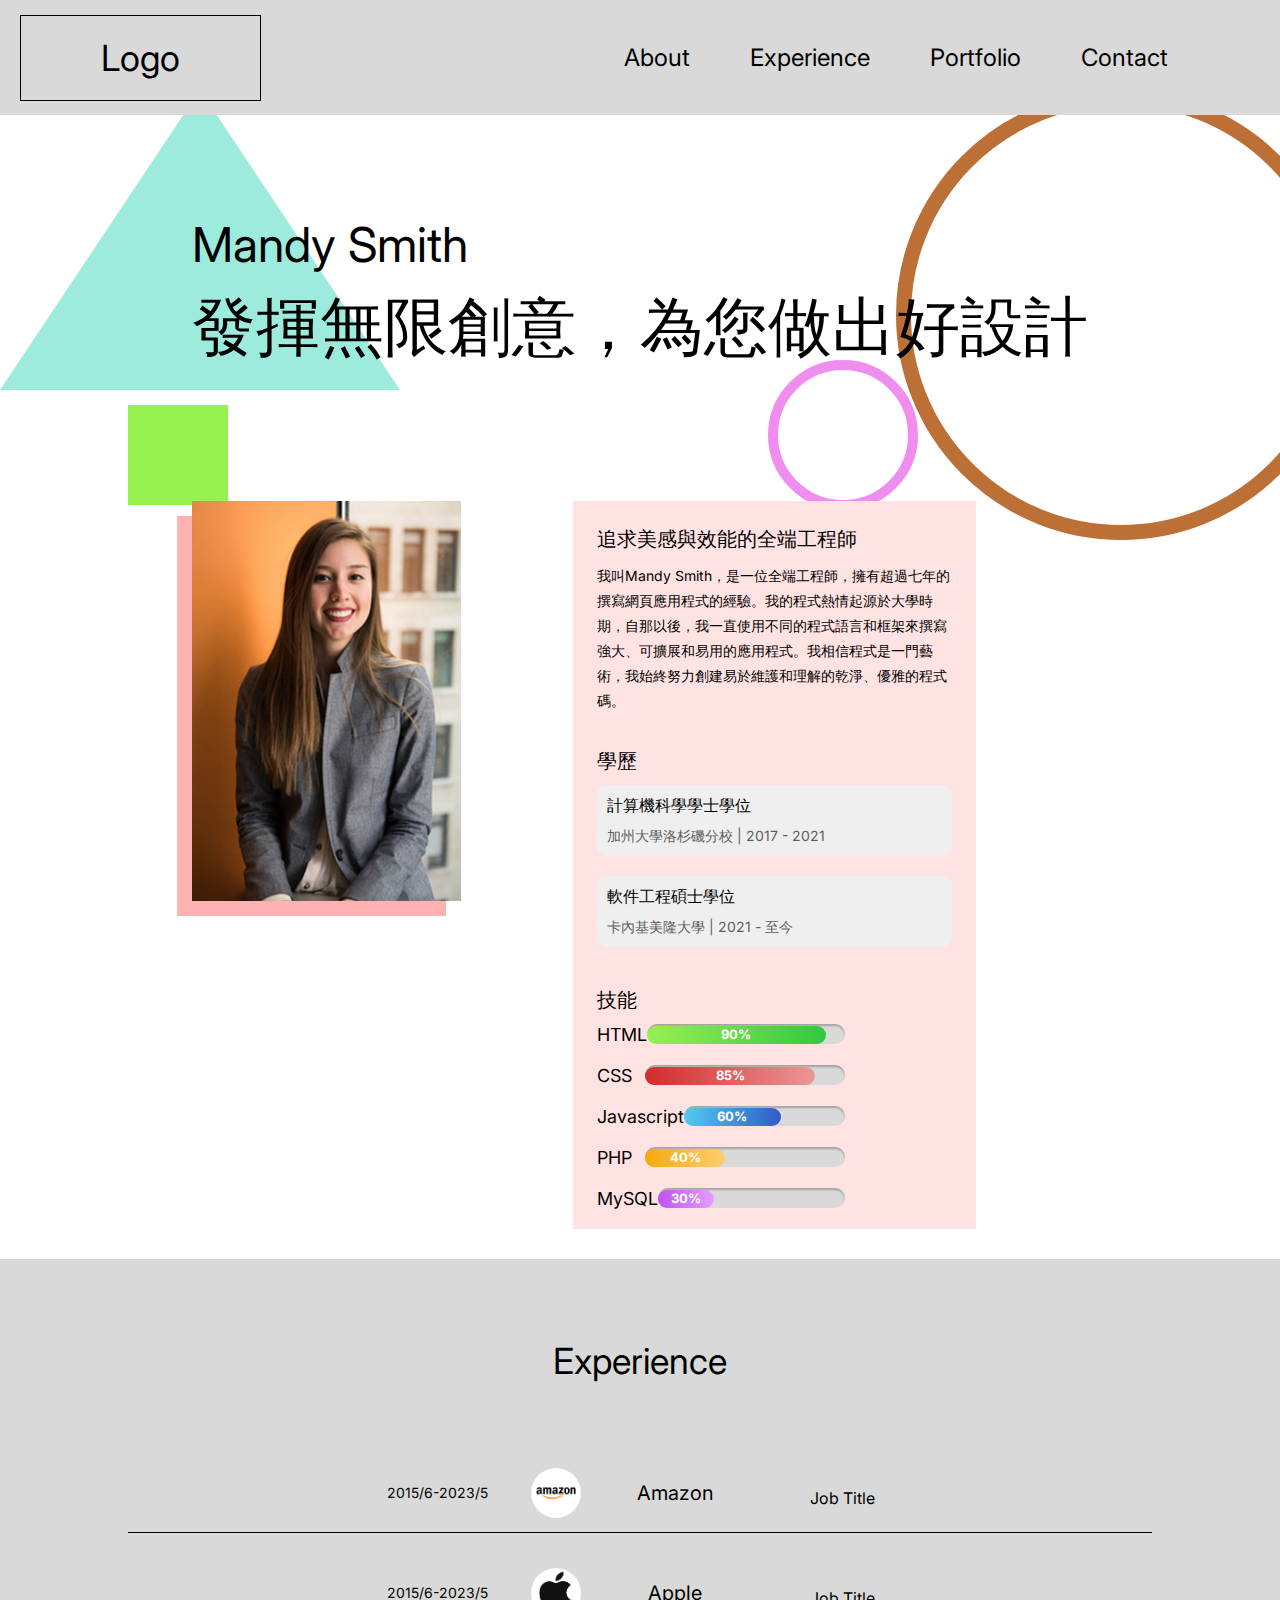
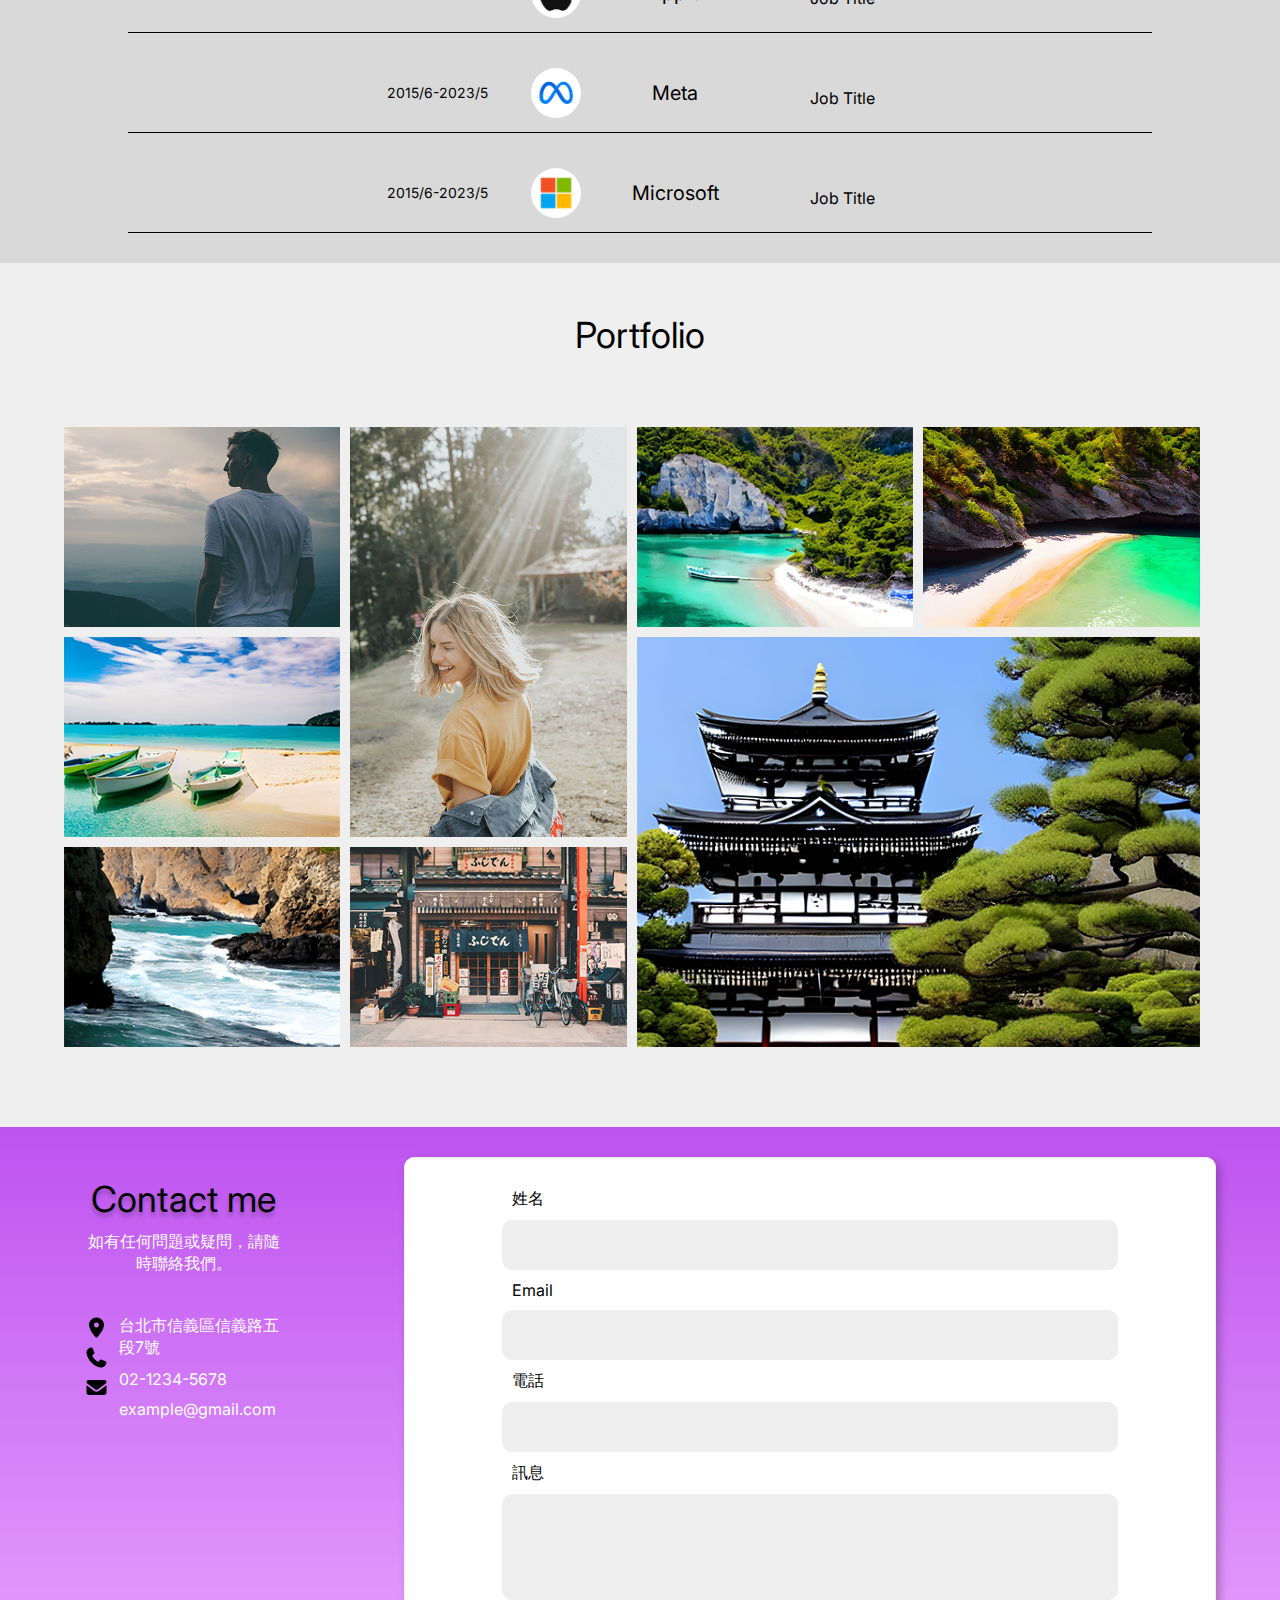
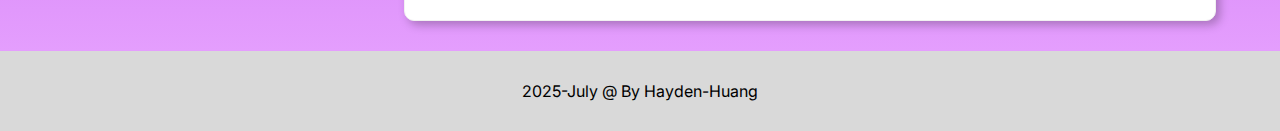
<file: index.html>
<!DOCTYPE html>
<html lang="en">

<head>
    <meta charset="UTF-8">
    <meta name="viewport" content="width=device-width, initial-scale=1.0">
    <link rel="stylesheet" href="">
    <title>Document</title>
    <link rel="stylesheet" href="https://cdnjs.cloudflare.com/ajax/libs/font-awesome/6.7.2/css/all.min.css">
    <link rel="stylesheet" href="css/style.css">

</head>

<body>
    <header>
        <div class="logo"><a href="">Logo</a></div>
        <div class="bar"><i class="fa-solid fa-bars"></i></div>
        <nav class="navbar">
            <ul class="menu-list">
                <li><a href="">About</a></li>
                <li><a href="">Experience</a></li>
                <li><a href="">Portfolio</a></li>
                <li><a href="">Contact</a></li>
            </ul>
        </nav>
    </header>
    <section class="section1">
        <div class="container1">
            <p class="celebrity">Mandy Smith</p>
            <h1 class="h1-1">發揮無限創意，為您做出好設計</h1>
            <div class="circle1"></div>
            <div class="circle2"></div>
            <div class="square"></div>
            <div class="triangle"></div>
        </div>
    </section>
    <section class="section2">
        <div class="container2">
            <div class="photo1"></div>
            <div class="about">
                <div class="text1">
                    <p class="p1">追求美感與效能的全端工程師</p>
                    <p class="p2">我叫Mandy
                        Smith，是一位全端工程師，擁有超過七年的撰寫網頁應用程式的經驗。我的程式熱情起源於大學時期，自那以後，我一直使用不同的程式語言和框架來撰寫強大、可擴展和易用的應用程式。我相信程式是一門藝術，我始終努力創建易於維護和理解的乾淨、優雅的程式碼。
                    </p>
                </div>
                <div class="school">
                    <h2>學歷</h2>
                    <div class="degree">
                        <div class="p3">計算機科學學士學位</div>
                        <div class="p4">加州大學洛杉磯分校 | 2017 - 2021</div>
                    </div>
                    <div class="degree">
                        <div class="p3">軟件工程碩士學位</div>
                        <div class="p4">卡內基美隆大學 | 2021 - 至今</div>
                    </div>
                </div>
                <div class="skill">
                    <h2>技能</h2>
                    <ul class="skill-list">
                        <li>
                            <span class="skill-name">HTML</span>
                            <span class="skill-bar">
                                <span class="skill-percent skill-html">90%</span>
                            </span>
                        </li>
                        <li><span class="skill-name">CSS</span>
                            <span class="skill-bar">
                                <span class="skill-percent skill-css">85%</span>
                            </span>
                        </li>
                        <li>
                            <span class="skill-name">Javascript</span>
                            <span class="skill-bar">
                                <span class="skill-percent skill-js">60%</span>
                            </span>
                        </li>
                        <li><span class="skill-name">PHP</span>
                            <span class="skill-bar">
                                <span class="skill-percent skill-php">40%</span>
                            </span>
                        </li>
                        <li><span class="skill-name">MySQL</span>
                            <span class="skill-bar">
                                <span class="skill-percent skill-mysql">30%</span>
                            </span>
                        </li>
                    </ul>
                </div>
            </div>
        </div>
    </section>
    <section class="section3">
        <div class="container3">
            <h2 class="Exp">Experience</h2>
            <ul class="Exp-list">
                <li>
                    <div class="work-period">2015/6-2023/5</div>
                    <div class="company-logo1"></div>
                    <div class="company-name">Amazon</div>
                    <div class="job-title">Job Title</div>
                </li>
                <li>
                    <div class="work-period">2015/6-2023/5</div>
                    <div class="company-logo2"></div>
                    <div class="company-name">Apple</div>
                    <div class="job-title">Job Title</div>
                </li>
                <li>
                    <div class="work-period">2015/6-2023/5</div>
                    <div class="company-logo3"></div>
                    <div class="company-name">Meta</div>
                    <div class="job-title">Job Title</div>
                </li>
                <li>
                    <div class="work-period">2015/6-2023/5</div>
                    <div class="company-logo4"></div>
                    <div class="company-name">Microsoft</div>
                    <div class="job-title">Job Title</div>
                </li>
            </ul>
        </div>
    </section>
    <section class="section4">
        <div class="container4">
            <h2 class="por">Portfolio</h2>
            <div class="grid-container">
                <div class="grid-item1"></div>
                <div class="grid-item2 merged-1"></div>
                <div class="grid-item3"></div>
                <div class="grid-item4"></div>
                <div class="grid-item5"></div>
                <div class="grid-item6 merged-2"></div>
                <div class="grid-item7"></div>
                <div class="grid-item8"></div>
            </div>
        </div>
    </section>
    <section class="section5">
        <div class="container5">
            <div class="word">
                <div class="text2">
                    <h3 class="contect-me">Contact me</h3>
                    <p class="p5">如有任何問題或疑問，請隨時聯絡我們。</p>
                </div>
                <div class="contect-list">
                    <div class="contect-icon">
                        <div class="contect-icon1"></div>
                        <div class="contect-icon2"></div>
                        <div class="contect-icon3"></div>
                    </div>
                    <div class="contect-text">
                        <p class="p6"><a href="">台北市信義區信義路五段7號</a></p>
                        <p class="p6"><a href="">02-1234-5678</a></p>
                        <p class="p6"><a href="">example@gmail.com</a></p>
                    </div>
                </div>
            </div>
            <form action="">
                <label for="name">姓名</label>
                <input type="text" id="name" name="name">
                <label for="email">Email</label>
                <input type="text" id="email" name="email">
                <label for="phone">電話</label>
                <input type="text" id="phone" name="phone">
                <label for="textarea">訊息</label>
                <textarea cols="40" rows="6" id="textarea" name="textarea"></textarea>
            </form>
        </div>
    </section>
    <footer>
        <p>2025-July @ By Hayden-Huang</p>
    </footer>
</body>

</html>
</file>
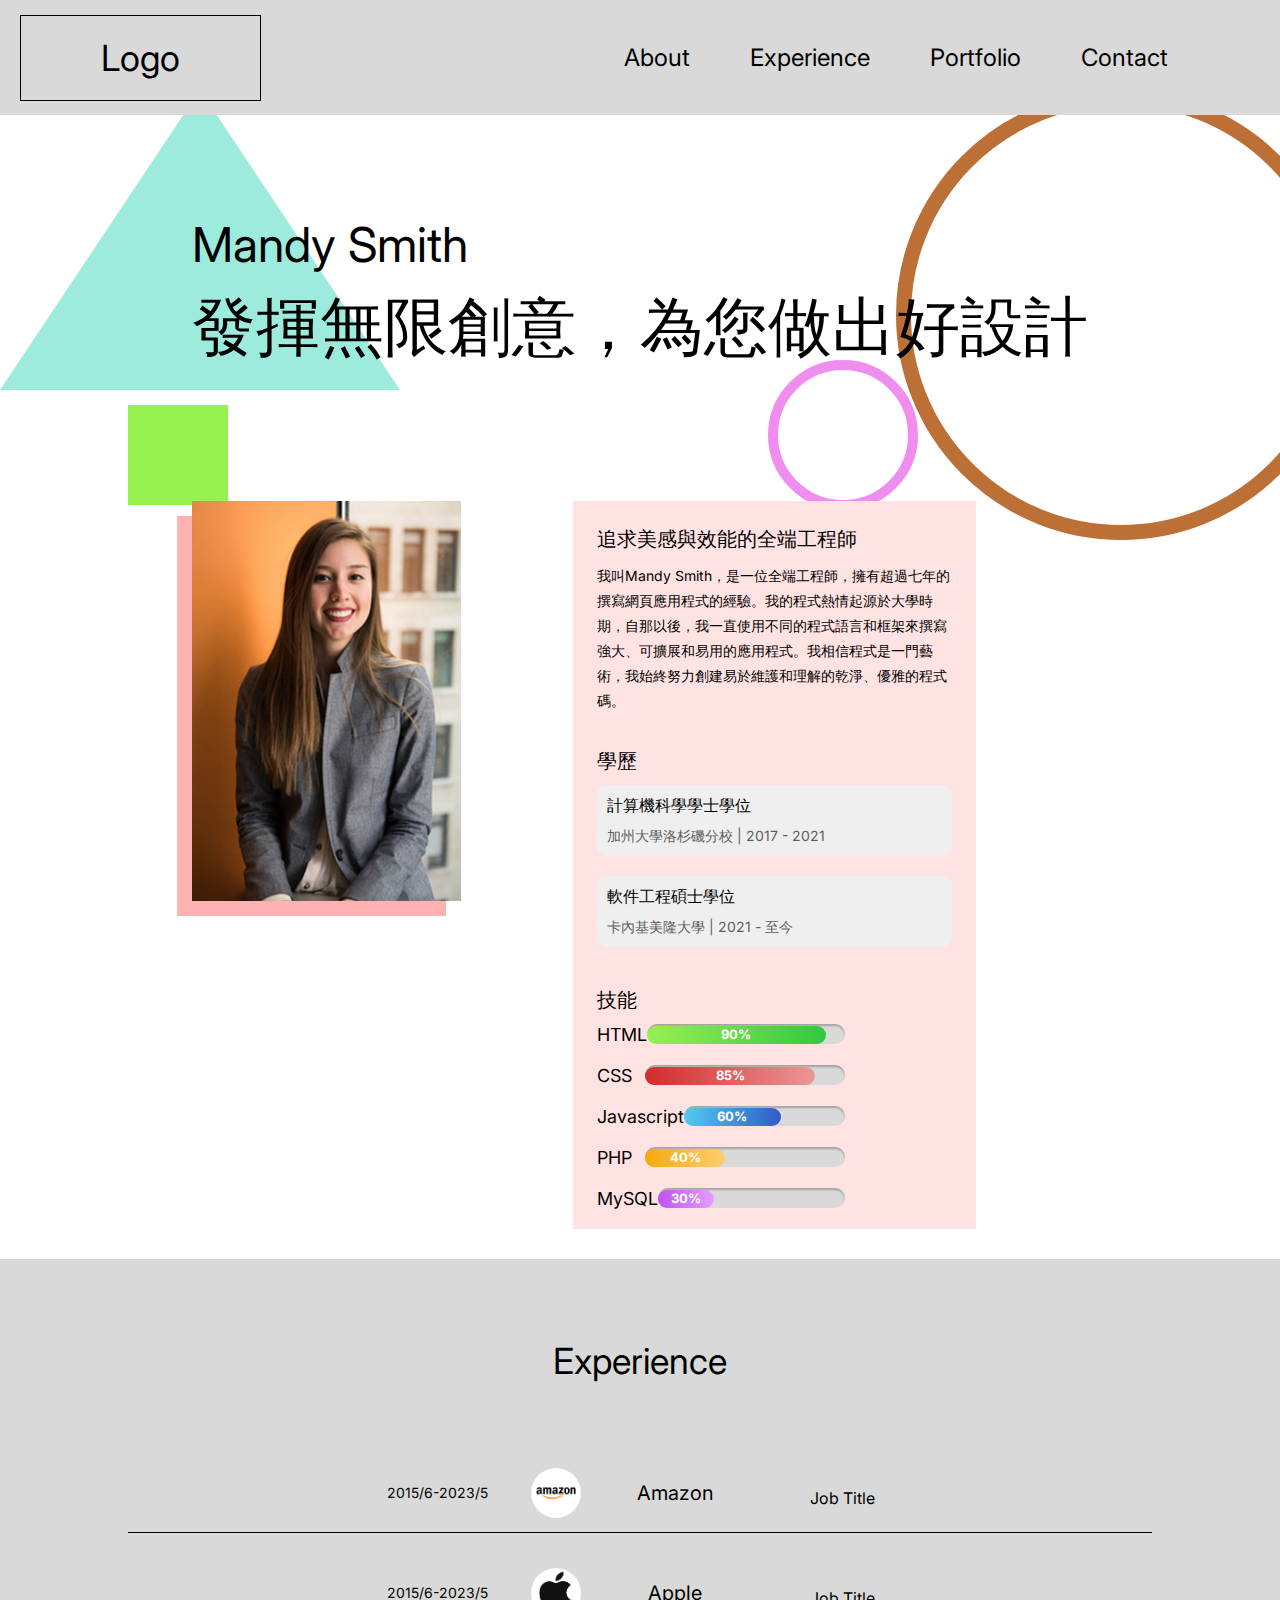
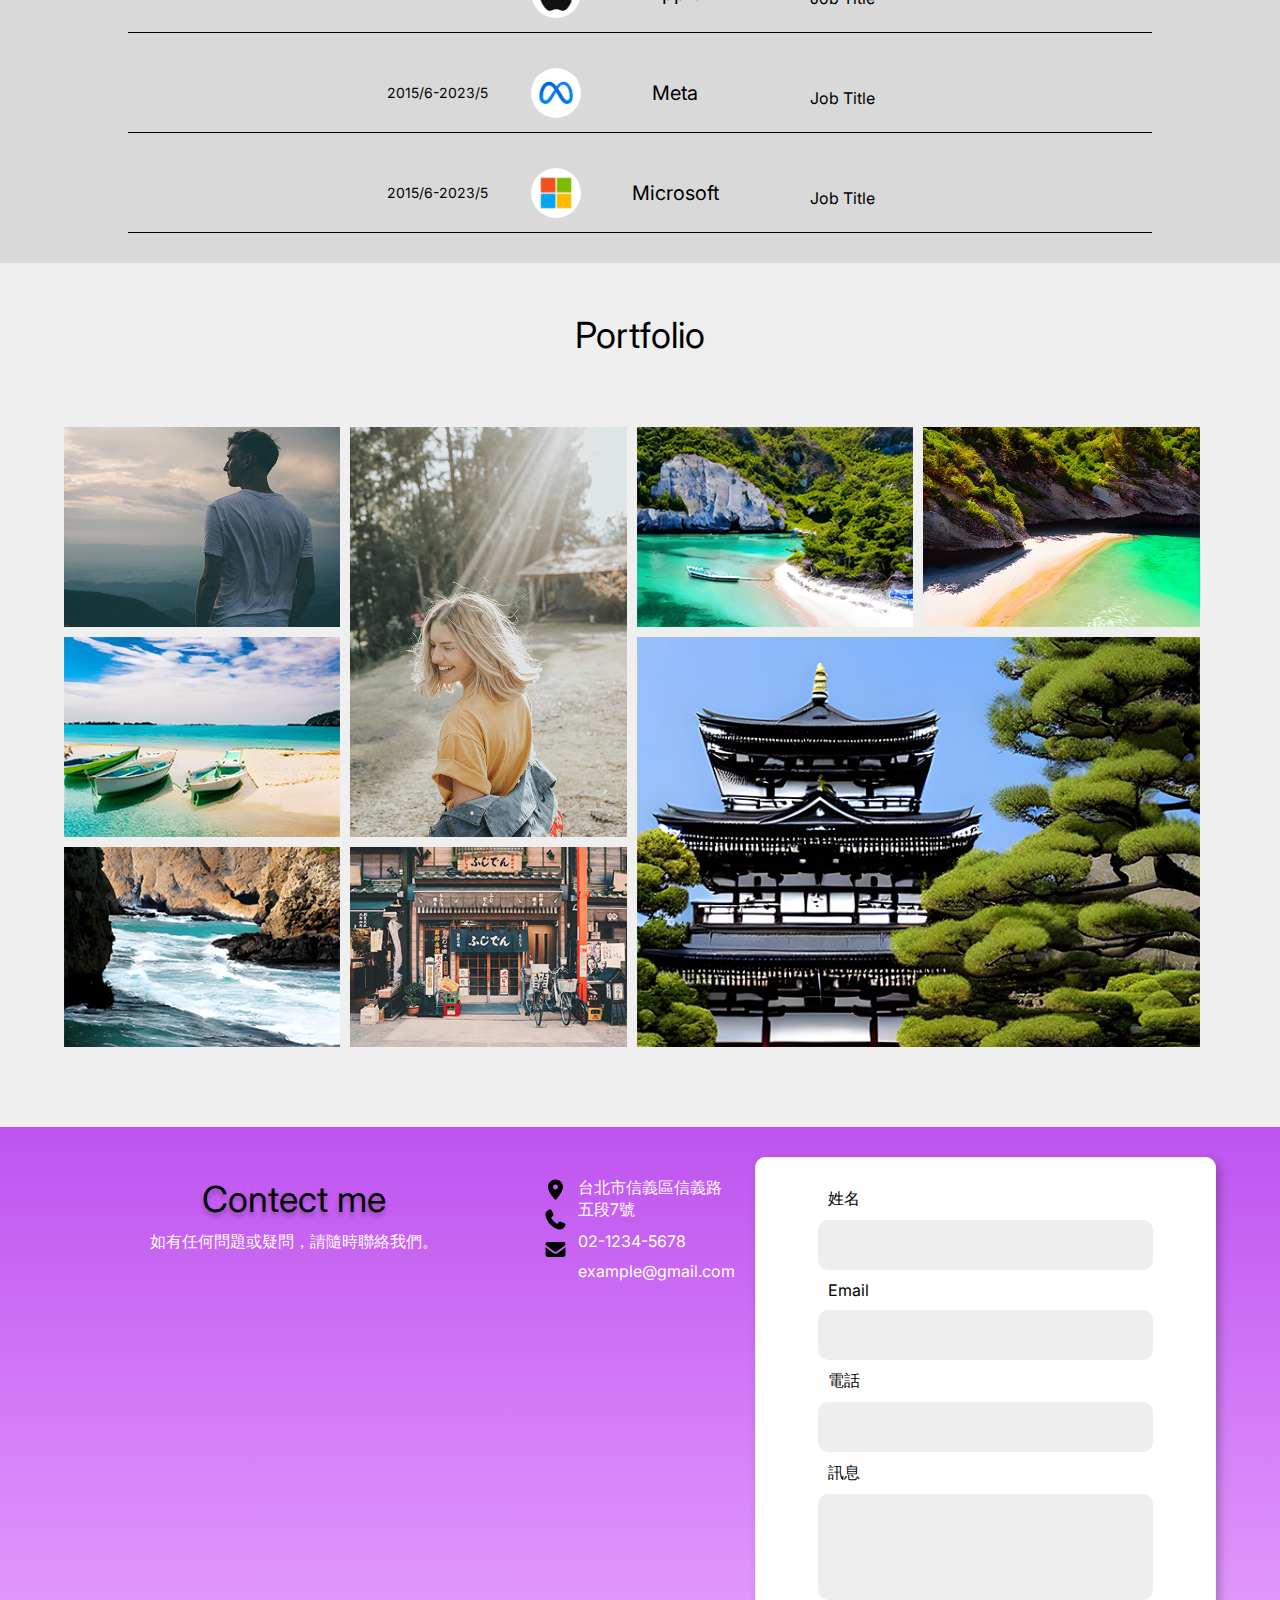
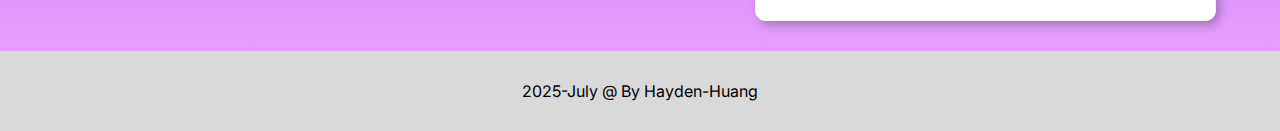
<file: resume.html>
<!DOCTYPE html>
<html lang="en">

<head>
    <meta charset="UTF-8">
    <meta name="viewport" content="width=device-width, initial-scale=1.0">
    <link rel="stylesheet" href="">
    <title>Document</title>
    <link rel="stylesheet" href="https://cdnjs.cloudflare.com/ajax/libs/font-awesome/6.7.2/css/all.min.css">
    <link rel="stylesheet" href="css/style.css">

</head>

<body>
    <header>
        <div class="logo">Logo</div>
        <div class="bar"><i class="fa-solid fa-bars"></i></div>
        <nav class="navbar">
            <ul class="menu-list">
                <li>About</li>
                <li>Experience</li>
                <li>Portfolio</li>
                <li>Contact</li>
            </ul>
        </nav>
    </header>
    <section class="section1">
        <div class="container1">
            <p class="celebrity">Mandy Smith</p>
            <h1 class="h1-1">發揮無限創意，為您做出好設計</h1>
            <div class="circle1"></div>
            <div class="circle2"></div>
            <div class="square"></div>
            <div class="triangle"></div>
        </div>
    </section>
    <section class="section2">
        <div class="container2">
            <div class="photo1"></div>
            <div class="about">
                <div class="text1">
                    <p class="p1">追求美感與效能的全端工程師</p>
                    <p class="p2">我叫Mandy
                        Smith，是一位全端工程師，擁有超過七年的撰寫網頁應用程式的經驗。我的程式熱情起源於大學時期，自那以後，我一直使用不同的程式語言和框架來撰寫強大、可擴展和易用的應用程式。我相信程式是一門藝術，我始終努力創建易於維護和理解的乾淨、優雅的程式碼。
                    </p>
                </div>
                <div class="school">
                    <h2>學歷</h2>
                    <div class="degree">
                        <div class="p3">計算機科學學士學位</div>
                        <div class="p4">加州大學洛杉磯分校 | 2017 - 2021</div>
                    </div>
                    <div class="degree">
                        <div class="p3">軟件工程碩士學位</div>
                        <div class="p4">卡內基美隆大學 | 2021 - 至今</div>
                    </div>
                </div>
                <div class="skill">
                    <h2>技能</h2>
                    <ul class="skill-list">
                        <li>
                            <span class="skill-name">HTML</span>
                            <span class="skill-bar">
                                <span class="skill-percent skill-html">90%</span>
                            </span>
                        </li>
                        <li><span class="skill-name">CSS</span>
                            <span class="skill-bar">
                                <span class="skill-percent skill-css">85%</span>
                            </span>
                        </li>
                        <li>
                            <span class="skill-name">Javascript</span>
                            <span class="skill-bar">
                                <span class="skill-percent skill-js">60%</span>
                            </span>
                        </li>
                        <li><span class="skill-name">PHP</span>
                            <span class="skill-bar">
                                <span class="skill-percent skill-php">40%</span>
                            </span>
                        </li>
                        <li><span class="skill-name">MySQL</span>
                            <span class="skill-bar">
                                <span class="skill-percent skill-mysql">30%</span>
                            </span>
                        </li>
                    </ul>
                </div>
            </div>
        </div>
    </section>
    <section class="section3">
        <div class="container3">
            <h2 class="Exp">Experience</h2>
            <ul class="Exp-list">
                <li>
                    <div class="work-period">2015/6-2023/5</div>
                    <div class="company-logo1"></div>
                    <div class="company-name">Amazon</div>
                    <div class="job-title">Job Title</div>
                </li>
                <li>
                    <div class="work-period">2015/6-2023/5</div>
                    <div class="company-logo2"></div>
                    <div class="company-name">Apple</div>
                    <div class="job-title">Job Title</div>
                </li>
                <li>
                    <div class="work-period">2015/6-2023/5</div>
                    <div class="company-logo3"></div>
                    <div class="company-name">Meta</div>
                    <div class="job-title">Job Title</div>
                </li>
                <li>
                    <div class="work-period">2015/6-2023/5</div>
                    <div class="company-logo4"></div>
                    <div class="company-name">Microsoft</div>
                    <div class="job-title">Job Title</div>
                </li>
            </ul>
        </div>
    </section>
    <section class="section4">
        <div class="container4">
            <h2 class="por">Portfolio</h2>
            <div class="grid-container">
                <div class="grid-item1"></div>
                <div class="grid-item2 merged-1"></div>
                <div class="grid-item3"></div>
                <div class="grid-item4"></div>
                <div class="grid-item5"></div>
                <div class="grid-item6 merged-2"></div>
                <div class="grid-item7"></div>
                <div class="grid-item8"></div>
            </div>
        </div>
    </section>
    <section class="section5">
        <div class="container5">
            <div class="text2">
                <h3 class="contect-me">Contect me</h3>
                <p class="p5">如有任何問題或疑問，請隨時聯絡我們。</p>
            </div>
            <div class="contect-list">
                <div class="contect-icon">
                    <div class="contect-icon1"></div>
                    <div class="contect-icon2"></div>
                    <div class="contect-icon3"></div>
                </div>
                <div class="contect-text">
                    <p class="p6">台北市信義區信義路五段7號</p>
                    <p class="p6">02-1234-5678</p>
                    <p class="p6">example@gmail.com</p>
                </div>
            </div>
            <form action="">
                <label for="name">姓名</label>
                <input type="text" id="name" name="name">
                <label for="email">Email</label>
                <input type="text" id="email" name="email">
                <label for="phone">電話</label>
                <input type="text" id="phone" name="phone">
                <label for="textarea">訊息</label>
                <textarea cols="40" rows="6" id="textarea" name="textarea"></textarea>
            </form>
        </div>
    </section>
    <footer>
        <p>2025-July @ By Hayden-Huang</p>
    </footer>
</body>

</html>
</file>
<file: css/style.css>
/* 全域 */
@import url('https://fonts.googleapis.com/css2?family=Inter:ital,opsz,wght@0,14..32,100..900;1,14..32,100..900&display=swap');

* {
    margin: 0;
    padding: 0;
    box-sizing: border-box;
}

:root {
    --main-font-family: "Inter", sans-serif;
    --main-color: #D9D9D9;
    --secondary-color: #EFEFEF;
}

a {
    color: inherit;
    text-decoration: none;
}

body {
    font-family: var(--main-font-family);
}

header {
    background-color: var(--main-color);
    display: flex;
    justify-content: space-between;
    align-items: center;
    flex-wrap: wrap;
    padding: 15px;

}

.logo {
    border: 1px solid black;
    text-align: center;
    padding: 15px 40px;
    font-size: 36px;

}

.bar {
    font-size: 40px;
}

.navbar {
    width: 100%;
}

.menu-list {
    list-style: none;
}

.menu-list li {
    text-align: center;
    padding: 10px;
    font-size: 20px;
}

/* ============
Title1&Celebrity 
==============*/
.container1,
.container2,
.container3 {
    width: 80%;
    margin: auto;
    padding: 1.875rem 0;
}

.celebrity {
    font-size: .875rem;
    margin-bottom: .625rem;
}

.h1-1 {
    font-size: 1.25rem;
    font-weight: normal;
}

/* ============
   Animation
==============*/
.circle1 {
    border-radius: 100%;
    border: 15px solid #bc7036;
    width: 450px;
    height: 450px;
    position: absolute;
    top: 10%;
    left: 70%;
    z-index: -1;
    animation: circle1 10s infinite;
}

@keyframes circle1 {
    0% {
        transform: translate(0, 0);
        border-color: #bc7036;
    }

    40% {
        transform: translate(0, 50px);
        border-color: #f6b07b;
    }

    70% {
        transform: translate(-30px, 0);
        border-color: #f9a666;
    }

    100% {
        transform: translate(0, 0);
        border-color: #bc7036;
    }
}

.circle2 {
    border-radius: 100%;
    border: 10px solid #f08ef0;
    width: 150px;
    height: 150px;
    position: absolute;
    top: 40%;
    left: 60%;
    z-index: -1;
    animation: circle2 10s infinite;
}

@keyframes circle2 {
    0% {
        transform: translate(0, 0);
        border-color: #f08ef0;
    }

    40% {
        transform: translate(40px, -30px);
        border-color: #f5a0f5;
    }

    70% {
        transform: translate(-30px, -50px);
        border-color: #f5a0f5;
    }

    100% {
        transform: translate(0, 0);
        border-color: #f08ef0;
    }
}

.square {
    background-color: #98F053;
    width: 100px;
    height: 100px;
    z-index: -1;
    position: absolute;
    top: 45%;
    left: 10%;
    animation: square 10s infinite linear;
}

@keyframes square {
    0% {
        transform: rotate(0deg);
        background-color: pink;
    }

    25% {
        transform: rotate(90deg);
        border-radius: 100%;
        background-color: orange;
    }

    50% {
        transform: rotate(180deg);
        border-radius: 0 100% 100% 0;
        background-color: tomato;
    }

    75% {
        transform: rotate(270deg);
        border-radius: 50% 50% 60% 60% / 60% 60% 40% 40%;
        background-color: gray;
    }

    100% {
        transform: rotate(360deg);
        background-color: pink;
    }
}

/* ============
Photo&About
==============*/
.photo1 {
    background: url(../imgs/designer.jpg) no-repeat;
    background-position: 60% 40%;
    width: 50%;
    height: 25rem;
    margin: auto;
    margin-bottom: 1.25rem;
    overflow: hidden;
    box-shadow: -0.9375rem .9375rem 0 #FFB2B2;
}

.about {
    width: 95%;
    margin: auto;
    padding-bottom: 1.25rem;
}

.text1 {
    width: 100%;
    padding: 1.5625rem 0;
}

.p1 {
    font-size: 1.25rem;
    padding-bottom: .625rem;
}

.p2 {
    font-size: .875rem;
    padding-bottom: .625rem;
    line-height: 1.5625rem;
}

.school {
    width: 100%;
}

h2 {
    font-weight: normal;
    font-size: 1.25rem;
    padding-bottom: .625rem;
}

.school {
    padding-bottom: 1.25rem;
}

.degree {
    background-color: var(--secondary-color);
    padding: .625rem;
    margin-bottom: 1.25rem;
    border-radius: .625rem;
}

.p3 {
    font-size: 1rem;
    padding-bottom: .625rem;
}

.p4 {
    font-size: .875rem;
    color: #615D5D;
}

.skill-list {
    list-style: none;
}

.skill-list li {
    display: flex;
    margin-bottom: 1.25rem;
    justify-content: space-between;
}

.skill-name {
    font-size: 1.125rem;
}

.skill-bar {
    width: 12.5rem;
    display: inline-block;
    height: 1.25rem;
    background-color: var(--main-color);
    box-shadow: 0px .125rem .125rem rgba(0, 0, 0, 0.25) inset;
    border-radius: 3.125rem;
    position: relative;
}

.skill-percent {
    height: 1.125rem;
    border-radius: 3.125rem;
    position: absolute;
    bottom: 0;
    left: 0;
    color: white;
    font-weight: bold;
    text-align: center;
    font-size: .8125rem;
}

.skill-html {
    width: 90%;
    background: linear-gradient(to right, #98F053, #31C840);
    animation: loading1 2s ease-out forwards;
}

@keyframes loading1 {
    0% {
        width: 0%;
    }

    100% {
        width: 90%;
    }
}

.skill-css {
    width: 85%;
    background: linear-gradient(to right, #D32B2B, #EC9696);
    animation: loading2 2s ease-out forwards;
}

@keyframes loading2 {
    0% {
        width: 0%;
    }

    100% {
        width: 85%;
    }
}

.skill-js {
    width: 60%;
    background: linear-gradient(to right, #53CAF0, #315BC8);
    animation: loading3 2s ease-out forwards;
}

@keyframes loading3 {
    0% {
        width: 0%;
    }

    100% {
        width: 60%;
    }
}

.skill-php {
    width: 40%;
    background: linear-gradient(to right, #F8A80D, #FDCD70);
    animation: loading4 2s ease-out forwards;
}

@keyframes loading4 {
    0% {
        width: 0%;
    }

    100% {
        width: 40%;
    }
}

.skill-mysql {
    width: 30%;
    background: linear-gradient(to right, #BE53F0, #E49EFD);
    animation: loading5 2s ease-out forwards;
}

@keyframes loading5 {
    0% {
        width: 0%;
    }

    100% {
        width: 30%;
    }
}

/* ============
   Experience 
==============*/
.section3 {
    background-color: var(--main-color);
}

.Exp {
    font-size: 2.25rem;
    font-weight: normal;
    padding: 3.125rem;
    text-align: center;
}

.Exp-list {
    list-style: none;
}

.Exp-list li {
    border-bottom: 1px solid black;
    /* position: relative; */
    display: flex;
    flex-direction: column;
    flex-wrap: wrap;
    height: 120px;
    gap: .9375rem;
    padding: 20px 1.25rem 0 1.25rem;
    align-items: center;
    text-align: center;
}

.work-period {
    font-size: .875rem;
    width: 45%;

}

.company-name {
    font-size: 1.25rem;
    width: 45%;
}

.job-title {
    font-size: 1rem;
    padding-top: .625rem;
    width: 45%;
}

.company-logo1 {
    background: url(../imgs/amazon.png);
    width: 50px;
    height: 50px;
    background-size: cover;
    border-radius: 100%;
    display: block;
    justify-content: center;
}

.company-logo2 {
    background: url(../imgs/apple.png);
    width: 50px;
    height: 50px;
    background-size: cover;
    border-radius: 100%;
}

.company-logo3 {
    background: url(../imgs/meta.png);
    width: 50px;
    height: 50px;
    background-size: cover;
    border-radius: 100%;
}

.company-logo4 {
    background: url(../imgs/microsoft.png);
    width: 50px;
    height: 50px;
    background-size: cover;
    border-radius: 100%;
}

/* .company-logo img {
    width: auto;
    height: 50%;
    position: absolute;
    right: 20px;
    bottom: 30px;
    border-radius: 100%;
} */

/* ============
   Portfolios
==============*/
.section4 {
    background-color: var(--secondary-color);
}

.por {
    font-size: 2.25rem;
    font-weight: normal;
    padding: 3.125rem;
    text-align: center;
}

.grid-container {
    width: 90%;
    display: grid;
    grid-template-columns: repeat(2, 49%);
    grid-template-rows: repeat(4, 200px);
    gap: 10px;
    padding: 20px 0 80px 0;
    margin: auto;
}

.grid-item1 {
    background: url(../imgs/people1.jpg) no-repeat;
    background-size: cover;
    background-position: center;

}

.grid-item2 {
    background: url(../imgs/people2.jpg) no-repeat;
    background-size: cover;
    background-position: center bottom;
}

.grid-item3 {
    background: url(../imgs/photo1.jpg) no-repeat;
    background-size: cover;
}

.grid-item4 {
    background: url(../imgs/photo3.jpg) no-repeat;
    background-size: cover;
    background-position: right bottom;
}

.grid-item5 {
    background: url(../imgs/photo2.jpg) no-repeat;
    background-size: cover;
}

.grid-item6 {
    background: url(../imgs/japan1.jpg) no-repeat;
    background-size: cover;
    background-position: center;
}

.grid-item7 {
    background: url(../imgs/sea.jpg) no-repeat;
    background-size: cover;
    background-position: center;
}

.grid-item8 {
    background: url(../imgs/japan.jpg) no-repeat;
    background-size: cover;
    background-position: center top;
}

/* ============
   Contect me
==============*/
.section5 {
    background: linear-gradient(to bottom, #BE53F0, #E49EFD);
}

.container5 {
    width: 90%;
    margin: auto;
    padding: 1.875rem 0;
}

.text2 {
    width: 100%;
    text-align: center;
}

.contect-me {
    font-size: 2.25rem;
    font-weight: normal;
    text-shadow: 0 4px 4px rgb(0, 0, 0, 0.25);
    padding-bottom: 10px;
}

.p5 {
    color: white;
}

.contect-list {
    display: flex;
    justify-content: center;
    padding: 20px;
}

.contect-icon1 {
    background: url(../imgs/location-dot-solid-full.svg) no-repeat;
}

.contect-icon2 {
    background: url(../imgs/phone-solid-full.svg) no-repeat;
}

.contect-icon3 {
    background: url(../imgs/envelope-solid-full.svg) no-repeat;
}

.contect-icon1,
.contect-icon2,
.contect-icon3 {
    background-size: cover;
    width: 25px;
    height: 25px;
    margin-right: 10px;
    margin-bottom: 5px;

}

.p6 {
    color: white;
    padding-bottom: 10px;
}

form {
    width: 100%;
    background-color: #FFFFFF;
    border-radius: .625rem;
    border: 1px solid #F1F1F1;
    box-shadow: 4px 4px 10px rgb(0, 0, 0, 0.25);
    padding: 20px;
}

label,
input,
textarea {
    display: block;
    width: 80%;
    margin: auto;
    padding: 10px;
}

input {
    height: 50px;
}

input,
textarea {
    padding: 8px;
    background-color: #EEEEEE;
    border-radius: 10px;
    border: none;
}

textarea {
    resize: none;
}

/* ============
   Footer
==============*/
footer {
    background-color: var(--main-color);
    padding: 1.875rem;
    text-align: center;
}

/**** 電腦 ****/
@media screen and (min-width:1024px) {
    header {
        height: 115px;
        padding: 0;
    }

    .logo {
        padding: 20px 80px;
        margin-left: 20px;
    }

    .logo:hover {
        background-color: #615D5D;
    }

    .bar {
        display: none
    }

    .navbar {
        width: 60%;
        height: 100%;
    }

    .menu-list {
        display: flex;
        flex-direction: row;
        list-style: none;
        justify-content: center;
        align-items: center;
        height: 100%;
    }

    .menu-list li {
        height: 100%;
        font-size: 24px;
        text-align: center;
        display: flex;
        align-items: center;
        padding: 20px 30px;
    }

    .menu-list li:hover {
        background-color: #615D5D;
    }

    /* ============
Title1&Celebrity 
==============*/
    .container1 {
        width: 70%;
        padding: 6.25rem 0;
    }

    .celebrity {
        font-size: 3rem;
    }

    .h1-1 {
        font-size: 4rem;
    }

    .triangle {
        position: absolute;
        top: 10%;
        left: 0;
        width: 0;
        height: 0;
        z-index: -1;
        border-left: 200px solid transparent;
        border-right: 200px solid transparent;
        border-bottom: 300px solid #9DEBDD;
        animation: triangle 15s infinite;
    }

    @keyframes triangle {
        0% {
            transform: translate(0, 0) rotate(0deg);

        }

        50% {
            transform: translate(0, -20px) rotate(180deg);
        }

        100% {
            transform: translate(0, 0) rotate(360deg);
        }
    }

    /* ============
Photo&About
==============*/
    .container2 {
        display: flex;
        justify-content: space-around;
        align-items: flex-start;
        width: 70%;
    }

    .photo1 {
        width: 30%;
        margin: 0;
    }

    .about {
        background-color: #FFE3E3;
        width: 45%;
        padding: 0 1.5rem;

    }

    .skill-list {
        width: 70%;
    }

    /* ============
   Experience 
==============*/
    .Exp-list li {
        flex-wrap: nowrap;
        flex-direction: row;
        height: 100px;
        gap: 20px;
        justify-content: center;
    }

    .work-period,
    .company-name,
    .job-title {
        width: 15%;
    }


    .company-logo img {
        bottom: 5px;
        right: 700px;
        height: 50px;

    }

    /* ============
   Portfolios
==============*/
    .grid-container {
        grid-template-columns: repeat(4, 24%);
        grid-template-rows: repeat(3, 200px);
    }

    .grid-item1,
    .grid-item2,
    .grid-item3,
    .grid-item4,
    .grid-item5,
    .grid-item6,
    .grid-item7,
    .grid-item8 {
        transition: transform 0.5s linear;
    }

    .grid-item6 {
        background-position: center 15%;
    }

    .grid-item1:hover {
        transform: scale(1.05)
    }

    .grid-item2:hover {
        transform: scale(1.05)
    }

    .grid-item3:hover {
        transform: scale(1.05)
    }

    .grid-item4:hover {
        transform: scale(1.05)
    }

    .grid-item5:hover {
        transform: scale(1.05)
    }

    .grid-item6:hover {
        transform: scale(1.05)
    }

    .grid-item7:hover {
        transform: scale(1.05)
    }

    .grid-item8:hover {
        transform: scale(1.05)
    }

    .merged-1 {
        grid-column: 2;
        grid-row: 1 / 3;
    }

    .merged-2 {
        grid-column: 3 / 5;
        grid-row: 2 / 4;
    }

    /* ============
   Contect me
==============*/
    .container5 {
        display: flex;
    }

    .word {
        margin-right: 100px;
        width: 30%;
    }

    .text2 {
        padding: 1.25rem;
    }

    .contect-list li {
        justify-content: center;
        padding-right: 1.875rem;
    }

    .p6:hover {
        color: rgb(233, 233, 233);
    }

    input:hover {
        background-color: #d5c7c7;
    }

    textarea:hover {
        background-color: #d5c7c7;
    }
}
</file>
